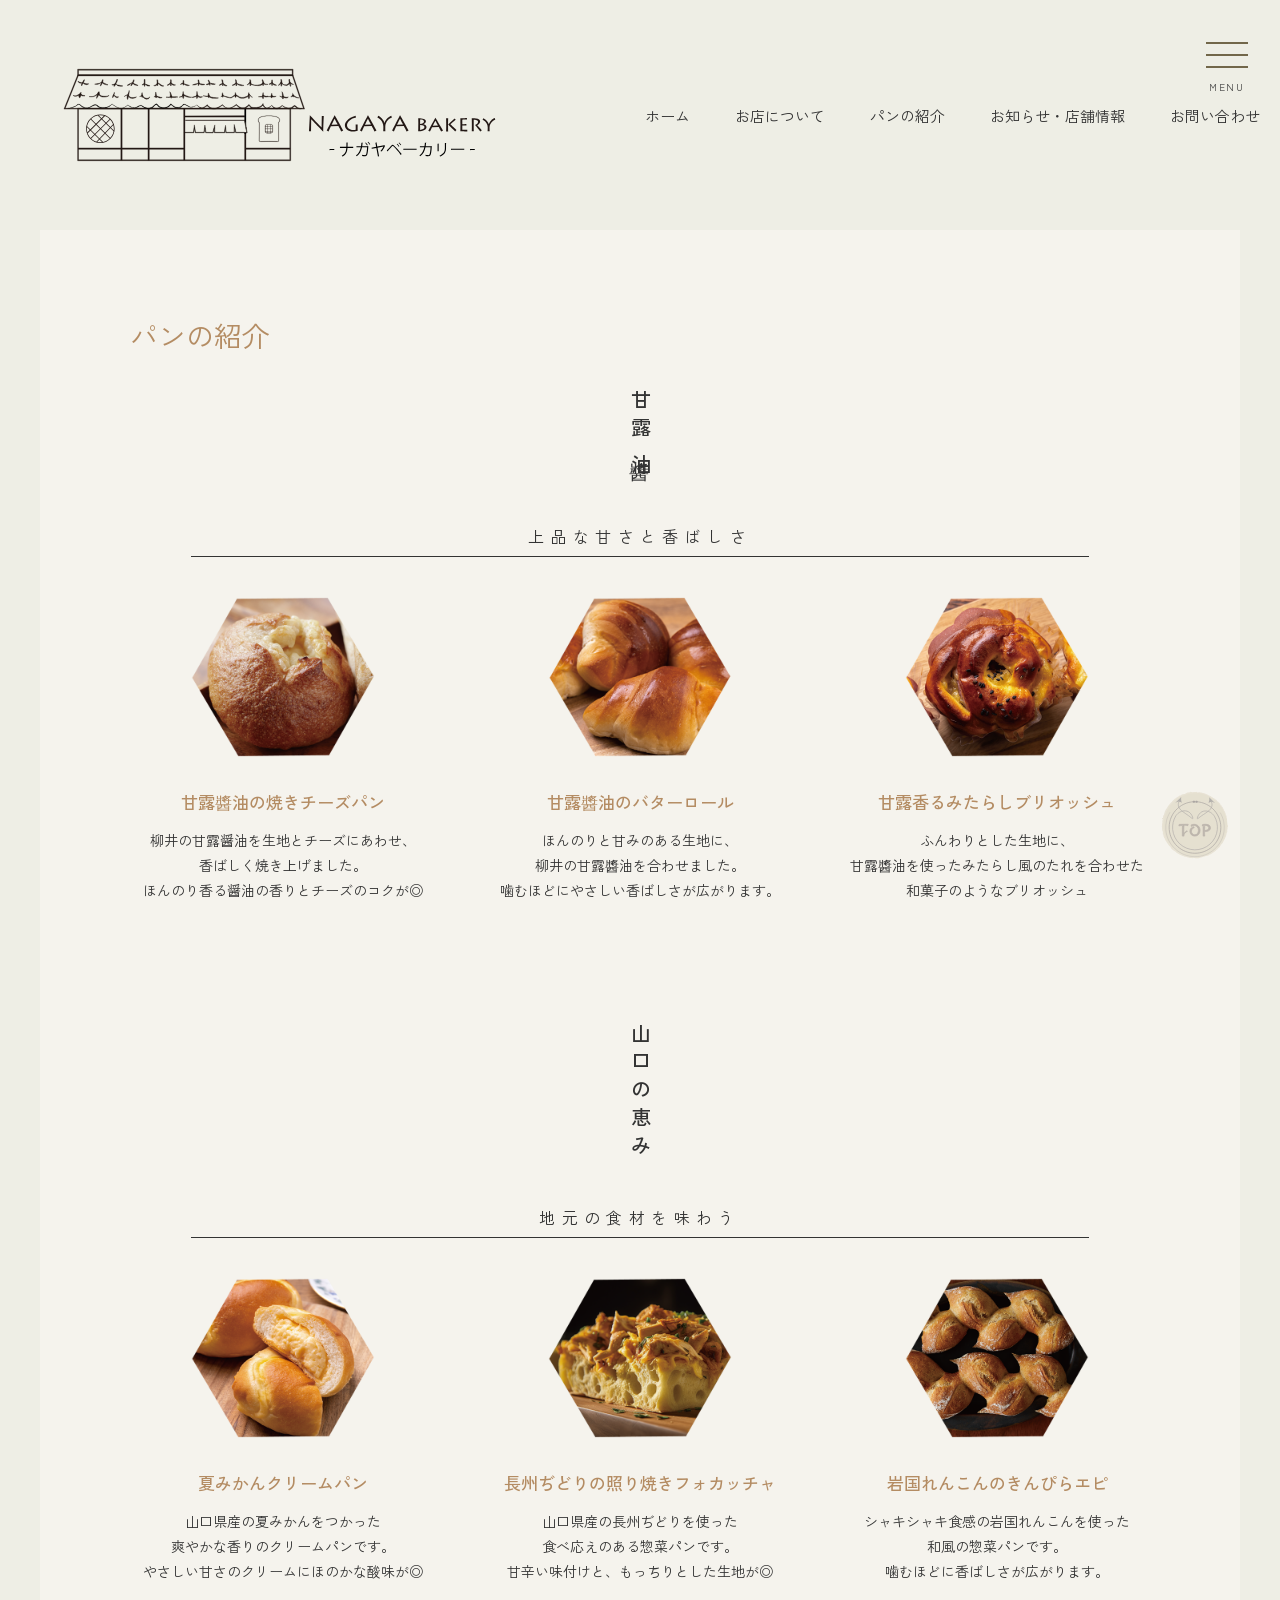
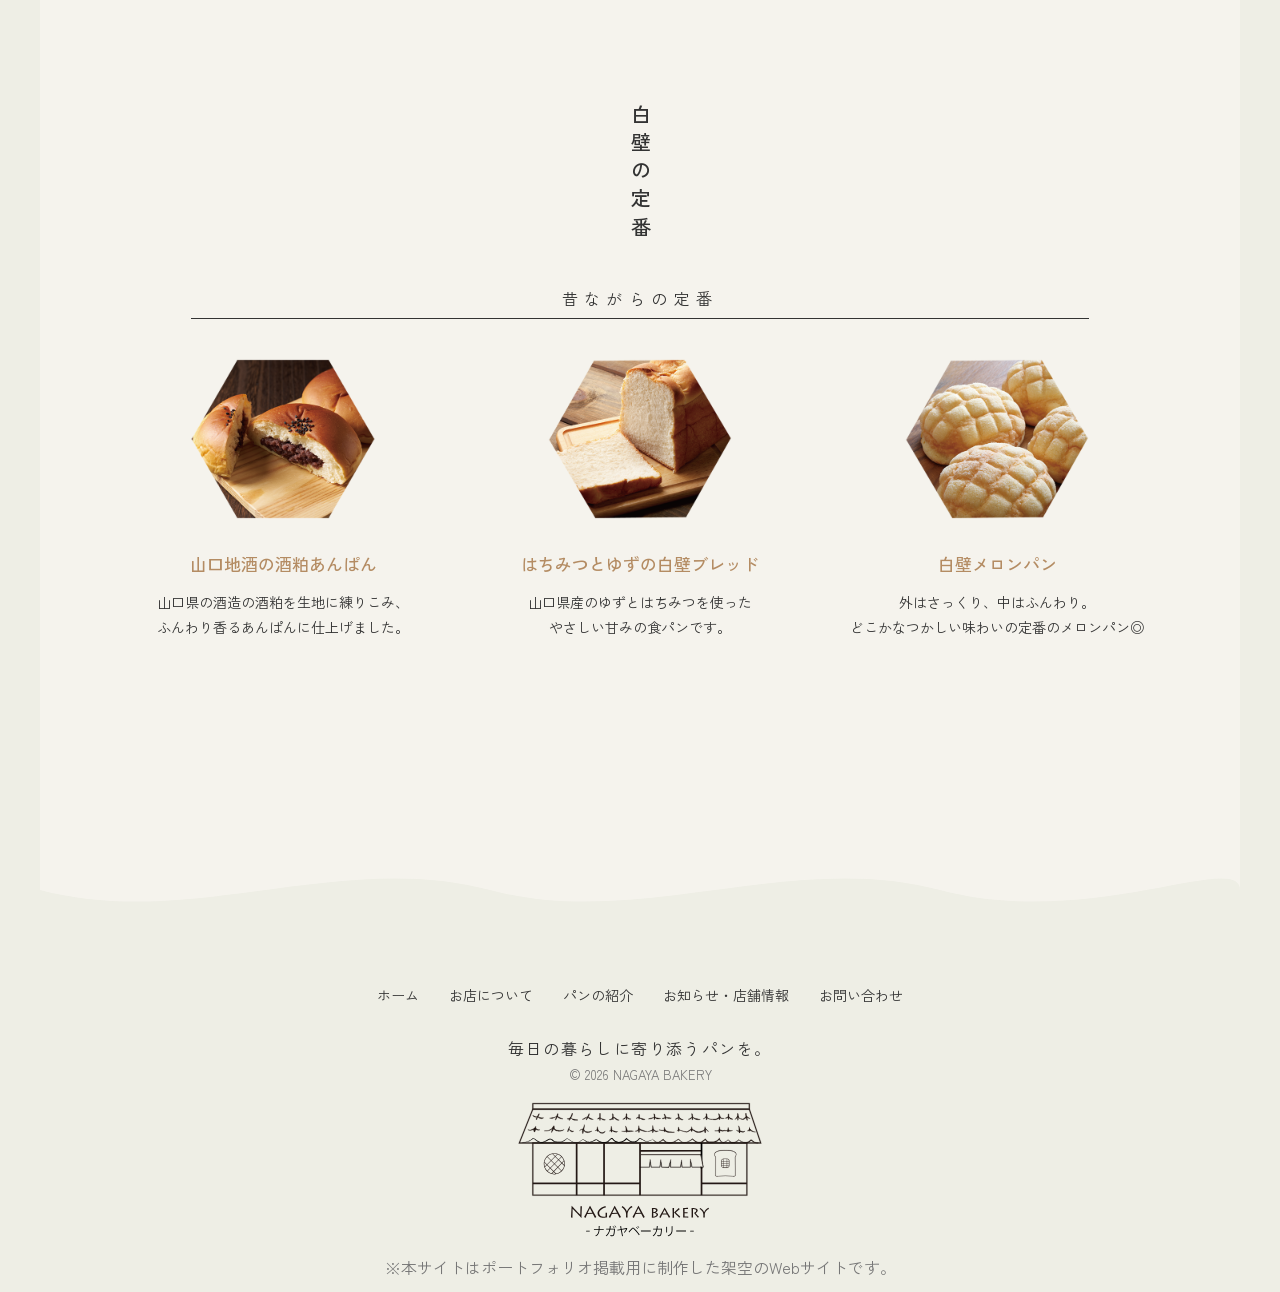
<file: pan.html>
<!DOCTYPE html>
<html lang="ja">
<head>
  <meta charset="UTF-8">
  <meta name="keywords" content="ナガヤベーカリー, 柳井市, 白壁の町並み, パン屋, お店について">
  <meta name="description" content="山口県柳井市の白壁の町並みにある、商家を生まれ変わらせた小さなパン屋、NAGAYA BAKERYのお店について。">
  <title>お店について | NAGAYA BAKERY</title>
  <link href="css/reset.css" rel="stylesheet">
  <link href="css/pan.css" rel="stylesheet"> <!--css名変更-->
  <link href="hamburger/zdo_drawer_menu.css" rel="stylesheet">
  <link href="https://fonts.googleapis.com/css2?family=Zen+Kaku+Gothic+New:wght@400;500;700&display=swap" rel="stylesheet">
</head>

<body>
  <div id="wrapper">

    <header id="top">
      <div class="header_inner">
        <h1 class="logo">
          <a href="index.html">
            <img src="images/logo_yoko.svg" alt="NAGAYA BAKERY ナガヤベーカリー"></a></h1>

        <nav>
          <ul>
            <li><a href="index.html">ホーム</a></li>
            <li><a href="about.html">お店について</a></li>
            <li><a href="pan.html">パンの紹介</a></li>
            <li><a href="news.html">お知らせ・店舗情報</a></li>
            <li><a href="support.html">お問い合わせ</a></li>
          </ul>
        </nav>
      </div> <!--header_inner-->

<div class="zdo_drawer_menu">

		<div class="zdo_drawer_bg"></div>
		<button type="button" class="zdo_drawer_button">
			<span class="zdo_drawer_bar zdo_drawer_bar1"></span>
			<span class="zdo_drawer_bar zdo_drawer_bar2"></span>
			<span class="zdo_drawer_bar zdo_drawer_bar3"></span>
			<span class="zdo_drawer_menu_text zdo_drawer_text">MENU</span>
			<span class="zdo_drawer_close zdo_drawer_text">CLOSE</span>
		</button>
		<nav class="zdo_drawer_nav_wrapper">
			<ul class="zdo_drawer_nav">
				<li>
					<a href="index.html">
						ホーム</a>
				</li>
				<li>
					<a href="about.html">
						お店について
					</a>
				</li>
				<li>
					<a href="pan.html">
						パンの紹介
					</a>
				</li>
				<li>
					<a href="news.html">
						お知らせ・店舗情報
					</a>
				</li>
				<li>
					<a href="support.html">
						お問い合わせ
					</a>
				</li>
			</ul>
		</nav>
	</div>




    </header>

<main class="pan_main">
    <h2 class="page_title">パンの紹介</h2>

    <section class="pan_section">
        <h3>甘露醬油</h3>
        <p class="section_title">上品な甘さと香ばしさ</p>

        <div class="pan_list">
            <div class="pan_box">
                <img src="images/cheesepan.png" alt="甘露醬油の焼きチーズパンの写真">
                <h4>甘露醬油の焼きチーズパン</h4>
                <p>柳井の甘露醤油を生地とチーズにあわせ、<br>
                    香ばしく焼き上げました。<br>
                    ほんのり香る醤油の香りとチーズのコクが◎</p>
            </div>

            <div class="pan_box">
                <img src="images/butterpan.png" alt="醬油バターロールの写真">
                <h4>甘露醬油のバターロール</h4>
                <p>ほんのりと甘みのある生地に、<br>
                    柳井の甘露醬油を合わせました。<br>
                    噛むほどにやさしい香ばしさが広がります。</p>
            </div>
    
            <div class="pan_box">
                <img src="images/mitarashipan.png" alt="甘露香るみたらしブリオッシュ">
                <h4>甘露香るみたらしブリオッシュ</h4>
                <p>ふんわりとした生地に、<br>
                    甘露醬油を使ったみたらし風のたれを合わせた<br>
                    和菓子のようなブリオッシュ</p>
            </div>
        </div> <!--pan_list-->
    </section>

    <section class="pan_section">
        <h3>山口の恵み</h3>
        <p class="section_title">地元の食材を味わう</p>

        <div class="pan_list">
            <div class="pan_box">
                <img src="images/creampan.png" alt="夏みかんクリームパンの写真">
                <h4>夏みかんクリームパン</h4>
                <p>山口県産の夏みかんをつかった<br>
                    爽やかな香りのクリームパンです。<br>
                    やさしい甘さのクリームにほのかな酸味が◎</p>
            </div>
    
            <div class="pan_box">
                <img src="images/teriyakipan.png" alt="長州ぢどりの照り焼きフォカッチャの写真">
                <h4>長州ぢどりの照り焼きフォカッチャ</h4>
                <p>山口県産の長州ぢどりを使った<br>
                    食べ応えのある惣菜パンです。<br>
                    甘辛い味付けと、もっちりとした生地が◎</p>
            </div>

            <div class="pan_box">
                <img src="images/epipan.png" alt="岩国れんこんのきんぴらエピの写真">
                <h4>岩国れんこんのきんぴらエピ</h4>
                <p>シャキシャキ食感の岩国れんこんを使った<br>
                    和風の惣菜パンです。<br>
                    噛むほどに香ばしさが広がります。</p>
            </div>
        </div>
    </section>

    <section class="pan_section">
        <h3>白壁の定番</h3>
        <p class="section_title">昔ながらの定番</p>

        <div class="pan_list">
            <div class="pan_box">
                <img src="images/anpan.png" alt="山口地酒の酒粕あんぱんの写真">
                <h4>山口地酒の酒粕あんぱん</h4>
                <p>山口県の酒造の酒粕を生地に練りこみ、<br>
                    ふんわり香るあんぱんに仕上げました。</p>
            </div>

            <div class="pan_box">
                <img src="images/hachimitsupan.png" alt="はちみつとゆずの白壁ブレッドの写真">
                <h4>はちみつとゆずの白壁ブレッド</h4>
                <p>山口県産のゆずとはちみつを使った<br>
                    やさしい甘みの食パンです。</p>
            </div>
    
            <div class="pan_box">
                <img src="images/meronpan.png" alt="白壁メロンパン">
                <h4>白壁メロンパン</h4>
                <p>外はさっくり、中はふんわり。<br>
                    どこかなつかしい味わいの定番のメロンパン◎</p>
            </div>
        </div>
    </section>
</main>  

<!--－コピー-->
 <div class="wave">
  <svg viewBox="0 0 1200 100" preserveAspectRatio="none">
    <path d="M0,50
             C150,90 300,10 450,50
             C600,90 750,10 900,50
             C1050,90 1200,10 1200,50
             L1200,100
             L0,100
             Z">
    </path>
  </svg>
    </div>

<div class="footer_bottom">
    <nav class="footer_nav">
        <ul>
            <li><a href="index.html">ホーム</a></li>
            <li><a href="about.html">お店について</a></li>
            <li><a href="pan.html">パンの紹介</a></li>
            <li><a href="news.html">お知らせ・店舗情報</a></li>
            <li><a href="support.html">お問い合わせ</a></li>
        </ul>
    </nav>

    <p class="footer_copy">
        毎日の暮らしに寄り添うパンを。
    </p>

    <p class="copyright">
        &copy; 2026 NAGAYA BAKERY
    </p>

    <figure class="footer_logo">
        <a href="index.html">
      <img src="images/logo_tate.svg" alt="ナガヤベーカリーロゴ"></figure>

	<p class="fiction-note">
    ※本サイトはポートフォリオ掲載用に制作した架空のWebサイトです。</p>

</div>
</footer>

<p class="pagetop"><a href="#top"><img src="top/top.svg" alt="トップへ戻る"></a></p>

<script src="top/jquery-1.11.1.min.js" type="text/javascript"></script>
<script src="top/hide-menu.js" type="text/javascript"></script>
<script src="top/pagetop.js" type="text/javascript"></script>

<script src="https://ajax.googleapis.com/ajax/libs/jquery/3.2.1/jquery.min.js"></script>
<script src="hamburger/zdo_drawer_menu.js"></script>



  </div>
</body>
</html>
</file>
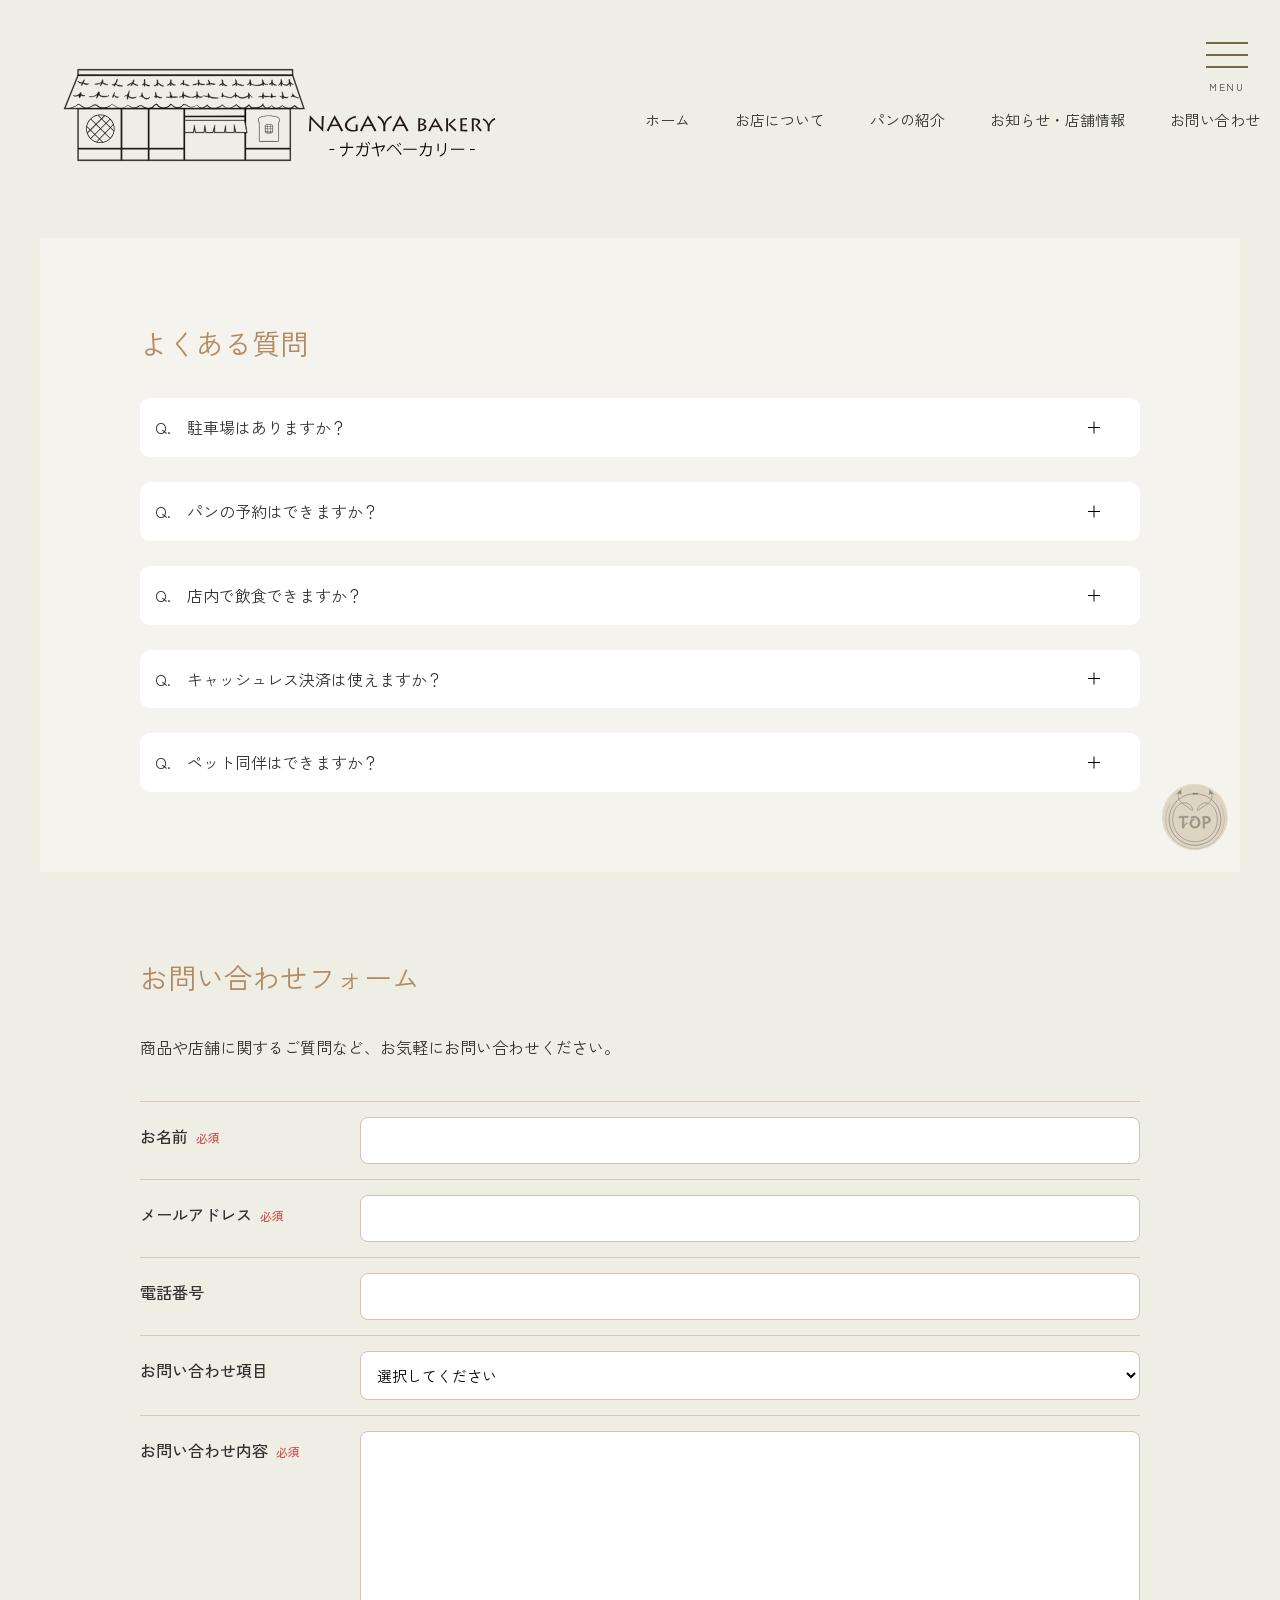
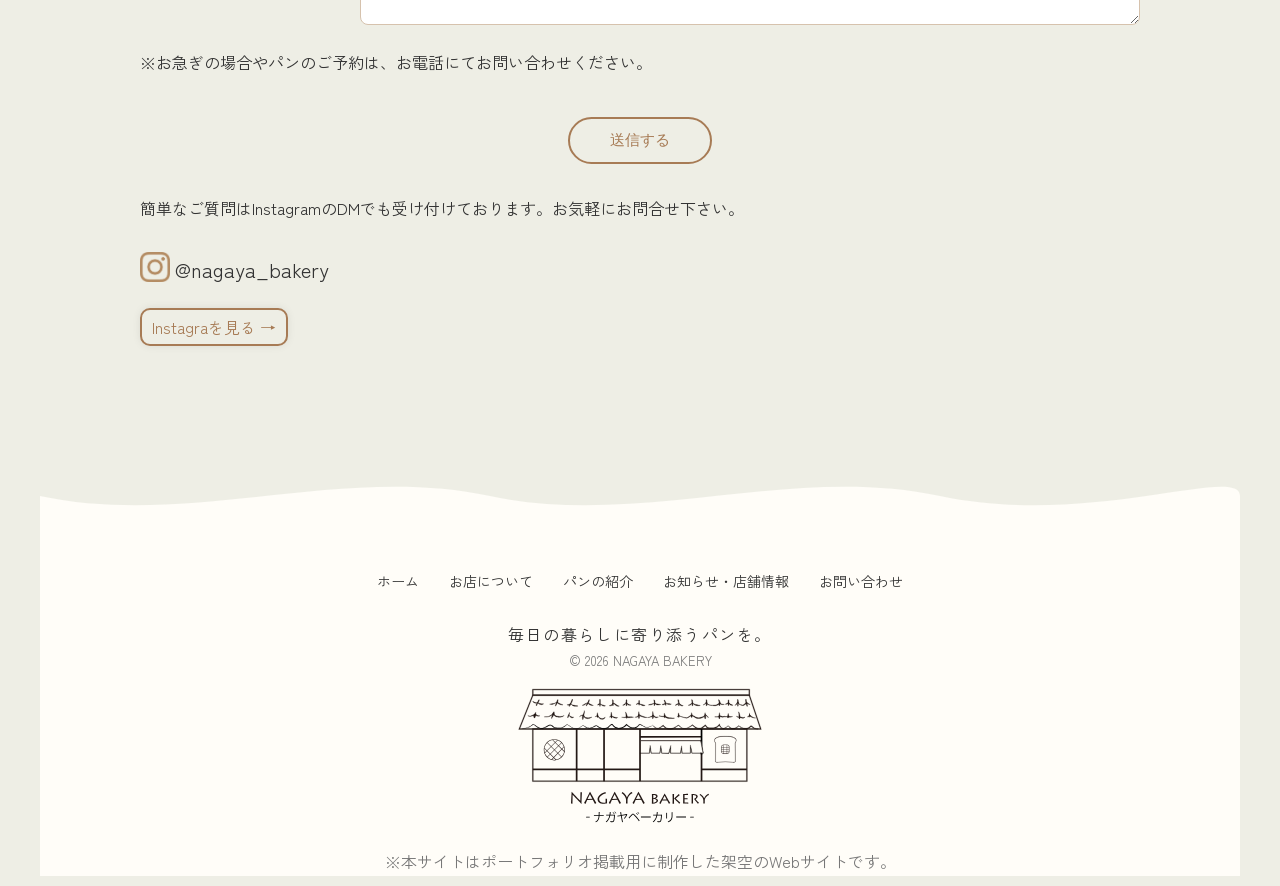
<file: support.html>
<!DOCTYPE html>
<html lang="ja">
<head>
  <meta charset="UTF-8">
  <meta name="keywords" content="ナガヤベーカリー, 柳井市, 白壁の町並み, パン屋, お店について">
  <meta name="description" content="山口県柳井市の白壁の町並みにある、商家を生まれ変わらせた小さなパン屋、NAGAYA BAKERYのお店について。">
  <title>お問い合わせ | NAGAYA BAKERY</title>
  <link href="css/reset.css" rel="stylesheet">
  <link href="css/support.css" rel="stylesheet"> <!--css名変更-->
  <link href="hamburger/zdo_drawer_menu.css" rel="stylesheet">
  <link href="https://fonts.googleapis.com/css2?family=Zen+Kaku+Gothic+New:wght@400;500;700&display=swap" rel="stylesheet">
</head>

<body>
  <div id="wrapper">

    <header id="top">
      <div class="header_inner">
        <h1 class="logo">
          <a href="index.html">
            <img src="images/logo_yoko.svg" alt="NAGAYA BAKERY ナガヤベーカリー">
          </a>
        </h1>

        <nav>
          <ul>
            <li><a href="index.html">ホーム</a></li>
            <li><a href="about.html">お店について</a></li>
            <li><a href="pan.html">パンの紹介</a></li>
            <li><a href="news.html">お知らせ・店舗情報</a></li>
            <li><a href="support.html">お問い合わせ</a></li>
          </ul>
        </nav>
      </div>


<div class="zdo_drawer_menu">

		<div class="zdo_drawer_bg"></div>
		<button type="button" class="zdo_drawer_button">
			<span class="zdo_drawer_bar zdo_drawer_bar1"></span>
			<span class="zdo_drawer_bar zdo_drawer_bar2"></span>
			<span class="zdo_drawer_bar zdo_drawer_bar3"></span>
			<span class="zdo_drawer_menu_text zdo_drawer_text">MENU</span>
			<span class="zdo_drawer_close zdo_drawer_text">CLOSE</span>
		</button>
		<nav class="zdo_drawer_nav_wrapper">
			<ul class="zdo_drawer_nav">
				<li>
					<a href="index.html">
						ホーム</a>
				</li>
				<li>
					<a href="about.html">
						お店について
					</a>
				</li>
				<li>
					<a href="pan.html">
						パンの紹介
					</a>
				</li>
				<li>
					<a href="news.html">
						お知らせ・店舗情報
					</a>
				</li>
				<li>
					<a href="support.html">
						お問い合わせ
					</a>
				</li>
			</ul>
		</nav>
	</div>



    </header>

<section class="qanda_area">

<h2 class="page_title">よくある質問</h2>
    <dl class="faq-list">
        <dt class="faq-ttl"><p>駐車場はありますか？</p></dt>
        <dd class="faq-content"><p>専用の駐車場はございません。お車でお越しの際は近隣の市営駐車場をご利用ください。</p></dd>
        <dt class="faq-ttl"><p>パンの予約はできますか？</p></dt>
        <dd class="faq-content"><p>はい、可能です。<br>
        合計５個以上からのご予約となっております。前日までにお電話、メールにてご予約ください。なお20個以上のご注文は準備の都合上、2〜3日前までのご予約をお願いいたします。<br>
        ※メールでご予約いただいた場合は、内容確認のためお電話にてご連絡させていただく場合がございます。</p></dd>
        <dt class="faq-ttl"><p>店内で飲食できますか？</p></dt>
        <dd class="faq-content"><p>はい、可能です。<br>
        席数に限りがございますので、混雑時はテイクアウトのご利用をおすすめしております。</p></dd>
        <dt class="faq-ttl"><p>キャッシュレス決済は使えますか？</p></dt>
        <dd class="faq-content"><p>各種クレジットカード、電子マネー、QRコード決済がご利用いただけます。<br>
        ※一部対象外の決済方法がございます。</p></dd>
        <dt class="faq-ttl"><p>ペット同伴はできますか？</p></dt>
        <dd class="faq-content"><p>食品を取り扱っているため、ペットを連れてのご入店はご遠慮いただいております。</p></dd>           
</dl>
</section>

<section class="support_area">

  <h2 class="page_title">お問い合わせフォーム</h2>

  <p class="contact_text">
    商品や店舗に関するご質問など、お気軽にお問い合わせください。<br></p>

  <form action="#" method="post">

    <dl class="contact_form">

      <dt>お名前<span>必須</span></dt>
      <dd>
        <input type="text" name="name" required>
      </dd>

      <dt>メールアドレス<span>必須</span></dt>
      <dd>
        <input type="email" name="mail" required>
      </dd>

      <dt>電話番号</dt>
      <dd>
        <input type="tel" name="tel">
      </dd>

      <dt>お問い合わせ項目</dt>
      <dd>
        <select name="category">
          <option>選択してください</option>
          <option>商品について</option>
          <option>パンの予約について</option>
          <option>店舗について</option>
          <option>その他</option>
        </select>
      </dd>

      <dt>お問い合わせ内容<span>必須</span></dt>
      <dd>
        <textarea name="message" rows="8" required></textarea>
      </dd>

    </dl>

    <p class="contact_text">
      ※お急ぎの場合やパンのご予約は、お電話にてお問い合わせください。
    </p>

    <p class="submit_btn">
      <input type="submit" value="送信する">
    </p>
  </form>

<div class="inst_area"> 
  <p>簡単なご質問はInstagramのDMでも受け付けております。お気軽にお問合せ下さい。</p><br>
<div class="inst">    
   <img src="images/inst_icon.png" alt="">
   <p>@nagaya_bakery</p>
</div>
        <p class="about_btn">
        <a href="#">Instagraを見る →</a></p>
</div>
</section>
   
<!--コピー-->
<div class="wave">
    <svg viewBox="0 0 1200 100" preserveAspectRatio="none">
    <path d="M0,50
      C150,90 300,10 450,50
      C600,90 750,10 900,50
      C1050,90 1200,10 1200,50
      L1200,100
      L0,100
      Z">
    </path>
    </svg>
</div>

<div class="footer_bottom">
  <nav class="footer_nav">
        <ul>
            <li><a href="index.html">ホーム</a></li>
            <li><a href="about.html">お店について</a></li>
            <li><a href="pan.html">パンの紹介</a></li>
            <li><a href="news.html">お知らせ・店舗情報</a></li>
            <li><a href="support.html">お問い合わせ</a></li>
        </ul>
    </nav>

    <p class="footer_copy">
        毎日の暮らしに寄り添うパンを。</p>

    <p class="copyright">
      &copy; 2026 NAGAYA BAKERY</p>

    <figure class="footer_logo">
      <a href="index.html">
      <img src="images/logo_tate.svg" alt="ナガヤベーカリーロゴ"></figure>

	<p class="fiction-note">
    ※本サイトはポートフォリオ掲載用に制作した架空のWebサイトです。</p>

</div>
</footer>

<p class="pagetop"><a href="#top"><img src="top/top.svg" alt="トップへ戻る"></a></p>

<script src="top/jquery-1.11.1.min.js" type="text/javascript"></script>
<script src="top/hide-menu.js" type="text/javascript"></script>
<script src="top/pagetop.js" type="text/javascript"></script>

<script src="faq/faq.js"></script>

<script src="https://ajax.googleapis.com/ajax/libs/jquery/3.2.1/jquery.min.js"></script>
<script src="hamburger/zdo_drawer_menu.js"></script>


  </div>
</body>
</html>
</file>
<file: css/pan.css>
@charset "UTF-8";

body {
    color: #333;
    background: #eeeee5;
    font-family: "Zen Kaku Gothic New", "Yu Gothic", "游ゴシック", sans-serif;
    line-height: 1.8;
}

img {
    max-width: 100%;
    height: auto;
    vertical-align: bottom;
}

a {
    text-decoration: none;
    color: #333;
}

#wrapper {
    width: 1200px;
    margin: 0 auto;
    background: #eeeee5;
}

header {
    background: #eeeee5;
}

.header_inner {
    display: flex;
    justify-content: space-between;
    align-items: center;
    width: 100%;
    padding: 40px 20px;
}

.logo img {
    width: 450px;
}

.header_inner nav ul {
  display: flex;
  gap: 45px;.
}

nav a {
    font-size: 15px;
}

nav a:hover {
  color: #a77b55;
}
/* ここまでコピー　*/


.pan_main {
  background: #f5f3ed;
  padding: 80px 90px;
}

.page_title {
    color: #b48c63;
    font-size: 28px;
    margin-bottom: 50px;
}

.pan_section {
    margin-bottom: 20px;
}

.pan_main h2 {
    margin-bottom: 30px;
    color: #b48c63;
    font-size: 28px;
    font-weight: normal;
}

.pan_section h3 {
    writing-mode: vertical-rl;
    margin: 0 auto 40px;
    font-size: 20px;
    letter-spacing: 0.5rem;
    font-weight: 500;
}

.section_title {
    text-align: center;
    letter-spacing: 0.4rem;
    margin-bottom: 10px;
}

.section_title::after {
    content: "";
    display: block;
    width: 88%;
    height: 1px;
    background: #333;
    margin: 5px auto;
}

.pan_list {
    display: flex;
    justify-content: space-between;
    margin-top: 20px;
}

.pan_box {
    width: 30%;
    text-align: center;
}

.pan_box img {
    width: 200px;
    margin-bottom: 10px;
}

.pan_box h4 {
    color: #b48c63;
    font-size: 17px;
    font-weight: 500;
    margin-bottom: 10px;
}

.pan_box p {
    font-size: 14px;
    margin-bottom: 100px;
}

/* コピー */
.wave {
    height:80px;
    overflow:hidden;
    line-height:0;
    background: #f5f3ed; /* 波線 コンテンツと同じ色　*/
}

.wave path {
    fill:#eeeee5; /* 波線 フッターと同じ色　*/
}

.footer_bottom {
margin-top: 60px;

text-align: center;
}

.footer_nav ul {
display: flex;
justify-content: center;
gap: 30px;
margin-bottom: 25px;
}

.footer_nav a {
font-size: 14px;
}

.footer_copy {
font-size: 16px;
letter-spacing: 0.1em;
}

.copyright {
font-size: 13px;
color: #777;
}

.footer_logo {
  width: 250px;
  margin-top: 0;
  margin-left: auto;  
  margin-right: auto;
}


.fiction-note {
  font-size: 16px;
  color: #777;
  text-align: center;
  margin-bottom: 10px;
}

.pagetop {
    display: none;
    position: fixed;
    bottom: 30px;
    right: 40px;
    z-index: 1;
}
.pagetop a {
	display: block;
//	background-color: rgba(241, 213, 160, 0.7);
	text-align: center;
//	color: #FFF;
	font-size: 12px;
	text-decoration: none;
	padding: 10px 10px;
	border-radius: 10px;
}
 
.pagetop a:hover {
	display: block;
//	background-color: rgba(99, 53, 16, 0.7);
	text-align: center;
//	color: #FFE6D9;
	font-size: 12px;
	text-decoration: none;
	padding:10px 10px;
}

.pagetop img {
  width: 70px;

}
</file>
<file: hamburger/zdo_drawer_menu.css>
@charset "UTF-8";

/*
Zarigani Design Office Drawer Menu
Copyright 2018 Zarigani Design Office

Permission is hereby granted, free of charge, to any person obtaining a copy of this software and associated documentation files (the "Software"), to deal in the Software without restriction, including without limitation the rights to use, copy, modify, merge, publish, distribute, sublicense, and/or sell copies of the Software, and to permit persons to whom the Software is furnished to do so, subject to the following conditions:

The above copyright notice and this permission notice shall be included in all copies or substantial portions of the Software.

THE SOFTWARE IS PROVIDED "AS IS", WITHOUT WARRANTY OF ANY KIND, EXPRESS OR IMPLIED, INCLUDING BUT NOT LIMITED TO THE WARRANTIES OF MERCHANTABILITY, FITNESS FOR A PARTICULAR PURPOSE AND NONINFRINGEMENT. IN NO EVENT SHALL THE AUTHORS OR COPYRIGHT HOLDERS BE LIABLE FOR ANY CLAIM, DAMAGES OR OTHER LIABILITY, WHETHER IN AN ACTION OF CONTRACT, TORT OR OTHERWISE, ARISING FROM, OUT OF OR IN CONNECTION WITH THE SOFTWARE OR THE USE OR OTHER DEALINGS IN THE SOFTWARE.
*/
.zdo_drawer_menu * {
  margin: 0;
  padding: 0;
  outline: none;
  border: none;
  font: inherit;
  font-family: inherit;
  font-size: 100%;
  font-style: inherit;
  font-weight: inherit;
  -webkit-appearance: none;
  -moz-appearance: none;
  appearance: none;
  text-align: left;
  text-decoration: none;
  list-style: none;
}

.zdo_drawer_menu a {
  color: inherit;
  text-decoration: none;
}

.zdo_drawer_menu a:visited {
  color: inherit;
}

.zdo_drawer_menu a:hover {
  color: #a77b55;
}



.zdo_drawer_menu .zdo_drawer_bg {
  width: 100%;
  height: 100%;
  position: fixed;
  z-index: 999;
  background-color: rgba(51, 51, 51, 0.5);
  display: none;
  top: 0;
  left: 0;
}

.zdo_drawer_menu .zdo_drawer_button {
  display: block;
  background: none;
  border: none;
  padding: 0;
  width: 42px;
  letter-spacing: 0.1em;
  cursor: pointer;
  position: fixed;
  top: 32px;
  right: 32px;
  z-index: 1001;
  text-align: center;
  outline: none;
}

.zdo_drawer_menu .zdo_drawer_button.active .zdo_drawer_bar {
  width: 49px;
}

.zdo_drawer_menu .zdo_drawer_button.active .zdo_drawer_bar1 {
  transform: rotate(30deg);
}

.zdo_drawer_menu .zdo_drawer_button.active .zdo_drawer_bar2 {
  opacity: 0;
}

.zdo_drawer_menu .zdo_drawer_button.active .zdo_drawer_bar3 {
  transform: rotate(-30deg);
}

.zdo_drawer_menu .zdo_drawer_button.active .zdo_drawer_menu_text {
  display: none;
}

.zdo_drawer_menu .zdo_drawer_button.active .zdo_drawer_close {
  display: block;
}

.zdo_drawer_menu .zdo_drawer_bar {
  display: block;
  height: 2px;
  margin: 10px 0;
  transition: all .5s;
  transform-origin: 0 0;
}

.zdo_drawer_menu .zdo_drawer_text {
  text-align: center;
  font-size: 10px;
}

.zdo_drawer_menu .zdo_drawer_close {
  letter-spacing: 0.08em;
  display: none;
}

.zdo_drawer_menu .zdo_drawer_menu_text {
  display: block;
}

.zdo_drawer_menu .zdo_drawer_nav_wrapper {
  width: 312px;
  height: 100%;
  transition: all 0.5s;
  transform: translate(312px);
  position: fixed;
  top: 0;
  right: 0;
  z-index: 1000;
  background-color: #eeeee5;
}

.zdo_drawer_menu .zdo_drawer_nav_wrapper.open {
  transform: translate(0);
}

.zdo_drawer_menu.left .zdo_drawer_button {
  right: auto;
  left: 32px;
}

.zdo_drawer_menu.left .zdo_drawer_nav_wrapper {
  transform: translate(-312px);
  right: auto;
  left: 0;
}

.zdo_drawer_menu.left .zdo_drawer_nav_wrapper.open {
  transform: translate(0);
}

/*+++ Default Navigation CSS +++*/
.zdo_drawer_menu .zdo_drawer_nav {
  padding: 112px 24px;
}

.zdo_drawer_menu .zdo_drawer_nav li {
  font-size: 16px;
  margin-bottom: 15px;
}


/*+++ Default Button Color +++*/
.zdo_drawer_menu .zdo_drawer_button {
  color: #333;
}

.zdo_drawer_menu .zdo_drawer_button .zdo_drawer_bar {
  background-color: #72674a;
}
</file>
<file: css/support.css>
@charset "UTF-8";

body {
  color: #333;
  background: #eeeee5;
  font-family: "Zen Kaku Gothic New", "Yu Gothic", "游ゴシック", sans-serif;
  line-height: 1.8;
}


a {
  text-decoration: none;
  color: #333;
}

#wrapper {
  width: 1200px;
  margin: 0 auto;
  background: #eeeee5;
}

header {
  background: #eeeee5;
}

.header_inner {
  display: flex;
  justify-content: space-between;
  align-items: center;
  width: 100%;
  padding: 40px 20px;
}

.logo img {
  width: 450px;
}

.header_inner nav ul {
  display: flex;
  gap: 45px;.
}


nav a {
  font-size: 15px;
}

nav a:hover {
  color: #a77b55;
}
/*　ここまでコピー　*/




.page_title {
  margin-bottom: 30px;
  color: #b48c63;
  font-size: 28px;
  font-weight: normal;
}



.qanda_area {
  padding: 80px 100px;
  background: #f5f3ed;
}


.support_area {
  padding: 80px 100px;
  background: #eeeee5;
}


.contact_area {
    padding: 80px 100px;
    background: #f5f3ed;
}

.contact_text {
    margin-bottom: 40px;
}

.contact_form {  
    display: flex;
    flex-wrap: wrap;
}

.contact_form dt {
    width: 220px;
    padding: 20px 0;
    border-top: 1px solid #d7c7b6;
    font-weight: 500;
}

.contact_form dd {
    width: calc(100% - 220px);
    padding: 15px 0;
    border-top: 1px solid #d7c7b6;
}

.contact_form span {
    margin-left: 8px;
    color: #c55;
    font-size: 12px;
}

.contact_form input, .contact_form select, .contact_form textarea {
    width: 100%;
    padding: 12px;
    border: 1px solid #d6c2ad;
    border-radius: 8px;
    background: #fff;
    font-family: inherit;
    font-size: 15px;
    box-sizing: border-box;
}

.contact_form textarea {
    resize: vertical;
}

.submit_btn {
    margin-top: 40px;
    text-align: center;
}

.submit_btn input {
    padding: 12px 40px;
    border: 2px solid #a77b55;
    border-radius: 30px;
    background: #eeeee5;
    color: #a77b55;
    cursor: pointer;
    transition: 3s;
    font-size: 15px;
}

.submit_btn input:hover {
    background: #a77b55;
    color: #fff;
}

.inst_area {
    margin: 30px 0;
}


.inst {
    display: flex;
}

.inst p {
    font-size: 20px;
}

.inst img {
  width: 30px;
  height: 30px;
  margin: 0 5px 0 0;
}

.about_btn a {
  display: inline-block;
  padding: 3px 10px;
  margin-top: 20px;
  background: #eeeee5;
  border: 2px solid #a77b55; 
  color: #a77b55;
  border-radius: 10px;
  box-shadow: 0 0 8px rgba(0,0,0,.08);
  transition: .3s;
}

.about_btn a:hover {
  background: #a77b55;
  color: #fff;
  transform: translateY(-3px);
}


footer {
  position: relative;
  padding: 80px 0 40px;
  background: #fffdf8;
  overflow: visible;
}


.wave{
  height:80px;
  overflow:hidden;
}

.wave svg{
  width:100%;
  height:100%;
  display:block;
}

.wave path{
  fill:#fffdf8;
}

.footer_inner {
  display: flex;
  gap: 40px;
  align-items: flex-start;
  padding-left: 20px;
}

.footer_bottom{
  padding-top: 30px;
  text-align: center;
  background: #fffdf8;
}

.footer_nav ul{
  display: flex;
  justify-content: center;
  gap: 30px;
  margin-bottom: 25px;
}

.footer_nav a{
  font-size: 14px;
}

.footer_nav a:hover {
  color: #a77b55;
}

.footer_copy{
  font-size: 16px;
  letter-spacing: 0.1em;
}

.copyright{
  font-size: 13px;
  color: #777;
}

.footer_logo {
  width: 250px;
  margin-top: 0;
  margin-left: auto;  
  margin-right: auto;
}

.fiction-note {
  font-size: 16px;
  color: #777;
  text-align: center;
  margin-bottom: 10px;
}

.pagetop {
  display: none;
  position: fixed;
  bottom: 30px;
  right: 40px;
  z-index: 1;
}
.pagetop a {
	display: block;
	text-decoration: none;
	padding: 10px 10px;
	border-radius: 10px;
}
 
.pagetop a:hover {
	display: block;
	font-size: 12px;
	text-decoration: none;
	padding:10px 10px;
}

.pagetop img {
  width: 70px;

}


.faq-ttl {
  position: relative;
  padding: 15px 9% 15px 15px;
  background-color: #fff;
  cursor: pointer;
  border-radius: 10px;
}
.faq-ttl p,
.faq-content p {
  display: flex;
}
.faq-ttl p::before {
  content: 'Q.';
  display: inline-block;
  margin-right: 1em;
}
.faq-content + .faq-ttl {
  margin-top: 25px;
}
.faq-content {
  display: none;
  margin-top: 10px;
  margin-left: 0;
  padding: 10px 15px;
  background-color: #fff;
  border-radius: 10px;
}
.faq-content p::before {
  content: 'A.';
  display: inline-block;
  margin-right: 1em;
  color: red;
}

/* 「+」を追加 */
.faq-ttl::before,
.faq-ttl::after {
  content: '';
  position: absolute;
  top: 0;
  bottom: 0;
  right: 4%;
  width: 12px;
  height: 1px;
  margin: auto;
  background-color: #000;
}
.faq-ttl::after {
  transform: rotate(90deg);
  transition: .3s;
}
/* クリックしたときに「+」を「−」に変更 */
.faq-ttl.is-active::after {
  transform: rotate(180deg);
}
</file>
